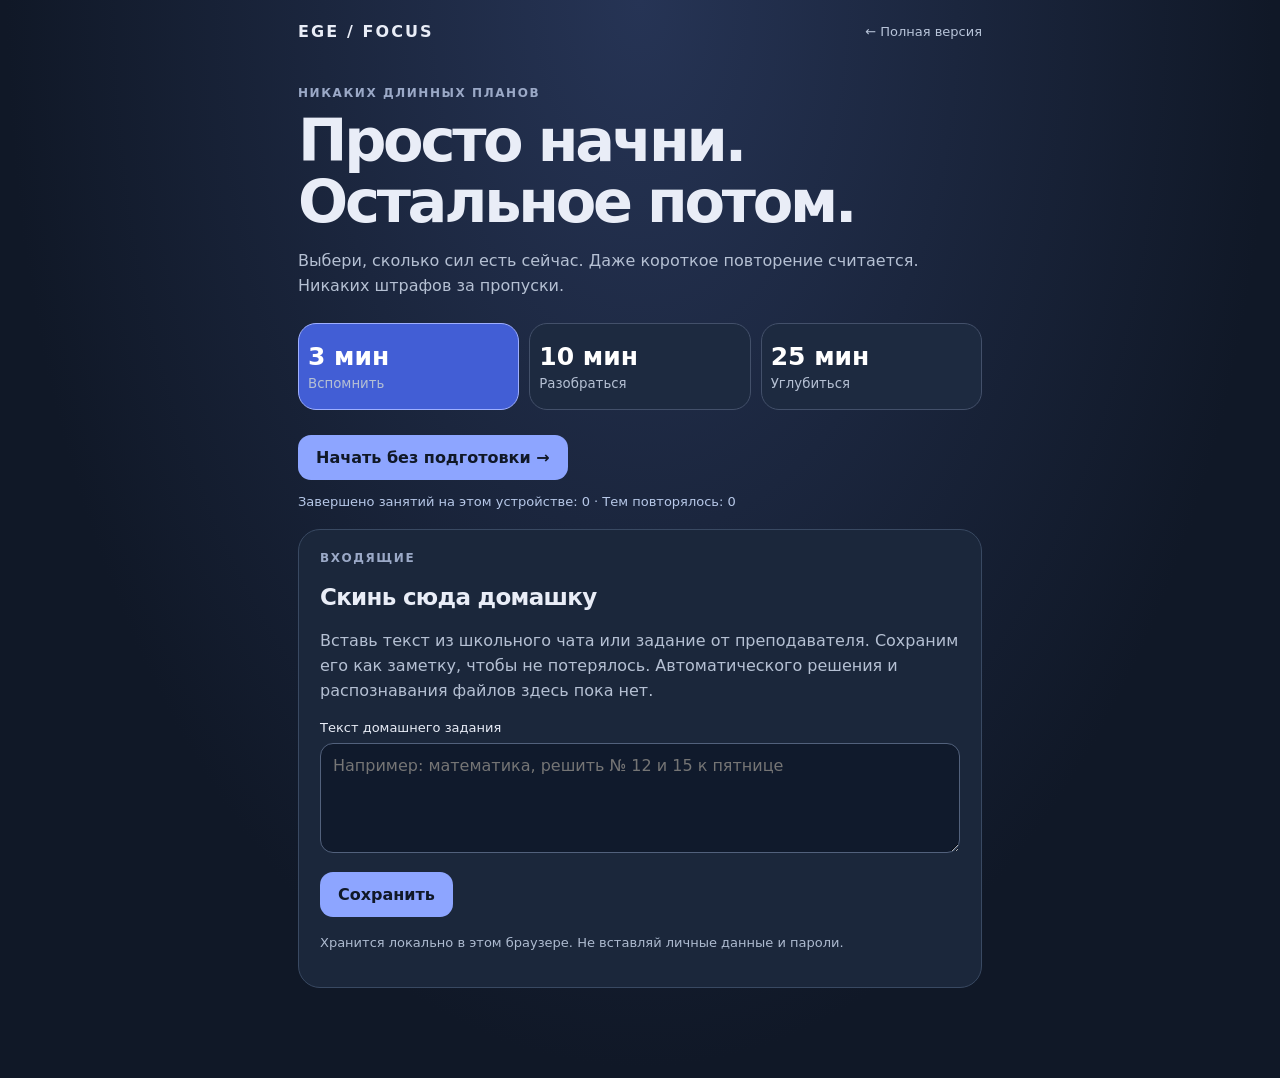
<file: focus.html>
<!doctype html>
<html lang="ru"><head><meta charset="utf-8"><meta name="viewport" content="width=device-width,initial-scale=1,viewport-fit=cover"><meta name="theme-color" content="#101827"><title>Фокус — EGE LAB</title>
<style>
:root{font-family:system-ui,-apple-system,"Segoe UI",sans-serif;color:#e9edf7;background:#101827;color-scheme:dark}*{box-sizing:border-box}body{margin:0;background:radial-gradient(ellipse at top,#263455,#101827 70%);min-height:100vh}main{max-width:720px;margin:auto;padding:22px 18px 90px}a{color:#b4c6ff}header{display:flex;align-items:center;justify-content:space-between;margin-bottom:45px}header strong{letter-spacing:.13em}header a{text-decoration:none;font-size:13px;color:#b8c4d9}.eyebrow{color:#9ba9c7;font-size:12px;letter-spacing:.13em;font-weight:750;text-transform:uppercase}h1{font-size:clamp(35px,8vw,59px);line-height:1.04;letter-spacing:-.055em;margin:10px 0 15px}h2{font-size:23px;letter-spacing:-.03em}p{color:#b5c0d3;line-height:1.55}button,input,textarea{font:inherit}button{cursor:pointer}button:focus-visible,input:focus-visible,textarea:focus-visible{outline:3px solid #adc4ff;outline-offset:3px}.modes{display:grid;grid-template-columns:repeat(3,minmax(0,1fr));gap:10px;margin:25px 0}.mode{border:1px solid #43506a;background:#1d2a40;color:#fff;border-radius:18px;padding:18px 9px;text-align:left}.mode strong{font-size:25px;display:block}.mode small{display:block;color:#b5c0d3;margin-top:5px}.mode[aria-pressed=true]{background:#425ed5;border-color:#9eafff}.panel{background:#1b273b;border:1px solid #394962;border-radius:22px;padding:21px;margin-top:20px}.pill{display:inline-block;color:#c8d5ff;background:#2b3c65;border-radius:99px;padding:7px 11px;font-size:12px}.question{font-size:21px;color:#fff;font-weight:650;line-height:1.4}.answer{width:100%;min-height:90px;border:1px solid #52617c;border-radius:13px;padding:12px;background:#101a2c;color:#fff;resize:vertical}.primary{background:#8da5ff;color:#101827;border:0;border-radius:13px;padding:13px 18px;font-weight:800}.secondary{background:#2c3b54;color:#eaf0ff;border:1px solid #4d5c75;border-radius:13px;padding:12px 16px}.actions{display:flex;flex-wrap:wrap;gap:10px;margin-top:15px}.feedback{padding:13px;border-left:3px solid #91aaff;background:#263753;border-radius:8px;margin-top:15px}.muted{font-size:13px;color:#aebbd0}.hidden{display:none!important}label{display:block;font-size:13px;margin:13px 0 8px}textarea#homework{width:100%;min-height:110px}ul{padding-left:19px;overflow-wrap:anywhere}li{margin:10px 0}li button{margin-left:8px}.stats{font-size:13px;color:#b7c8e8;margin-top:14px}@media(max-width:400px){.modes{gap:6px}.mode{padding:13px 8px}.mode strong{font-size:20px}.panel{padding:16px}}
</style></head><body><main>
<header><strong>EGE / FOCUS</strong><a href="./index.html">← Полная версия</a></header>
<section><div class="eyebrow">Никаких длинных планов</div><h1>Просто начни.<br>Остальное потом.</h1><p>Выбери, сколько сил есть сейчас. Даже короткое повторение считается. Никаких штрафов за пропуски.</p>
<div class="modes" role="group" aria-label="Продолжительность занятия"><button class="mode" data-min="3" aria-pressed="true"><strong>3 мин</strong><small>Вспомнить</small></button><button class="mode" data-min="10" aria-pressed="false"><strong>10 мин</strong><small>Разобраться</small></button><button class="mode" data-min="25" aria-pressed="false"><strong>25 мин</strong><small>Углубиться</small></button></div>
<button id="begin" class="primary">Начать без подготовки →</button><div class="stats" id="stats"></div></section>
<section id="session" class="panel hidden" aria-live="polite"><div class="pill" id="step"></div><p class="eyebrow" id="subject"></p><div class="question" id="question"></div><label for="answer">Попробуй вспомнить и записать ответ</label><textarea class="answer" id="answer" placeholder="Можно написать коротко. Ответ останется только на этом устройстве."></textarea><div class="actions"><button id="reveal" class="secondary">Показать разбор</button><button id="next" class="primary hidden">Дальше →</button></div><div id="feedback" class="feedback hidden"></div><div id="selfrate" class="actions hidden"><button id="hard" class="secondary">Было сложно</button><button id="easy" class="secondary">Вспомнил сам</button></div></section>
<section class="panel"><div class="eyebrow">Входящие</div><h2>Скинь сюда домашку</h2><p>Вставь текст из школьного чата или задание от преподавателя. Сохраним его как заметку, чтобы не потерялось. Автоматического решения и распознавания файлов здесь пока нет.</p><label for="homework">Текст домашнего задания</label><textarea id="homework" class="answer" maxlength="5000" placeholder="Например: математика, решить № 12 и 15 к пятнице"></textarea><div class="actions"><button id="save" class="primary">Сохранить</button></div><ul id="homework-list"></ul><p class="muted">Хранится локально в этом браузере. Не вставляй личные данные и пароли.</p></section>
</main><script>
(()=>{"use strict";
const $=id=>document.getElementById(id);
const tasks=[
{id:"ru1",s:"Русский язык · пунктуация",q:"Объясни, где и почему нужны запятые: «Когда начался дождь мы вернулись домой и друзья остались в парке».",a:"Когда начался дождь, мы вернулись домой, и друзья остались в парке. Первая запятая закрывает придаточное времени; вторая разделяет две грамматические основы главных частей.",hint:"Найди грамматические основы и границы частей."},
{id:"math1",s:"Профильная математика · производная",q:"Для f(x)=x³−6x²+9x найди критические точки и объясни, где функция возрастает.",a:"f'(x)=3x²−12x+9=3(x−1)(x−3). Критические точки x=1 и x=3. Производная положительна при x<1 и x>3, значит функция возрастает на (−∞;1) и (3;+∞).",hint:"Найди производную и исследуй её знак."},
{id:"inf1",s:"Информатика · системы счисления",q:"Сколько единиц в двоичной записи числа 2027? Объясни способ без калькулятора.",a:"2027=1024+512+256+128+64+32+8+2+1, поэтому в двоичной записи 9 единиц. Можно последовательно вычитать степени двойки.",hint:"Разложи число в сумму степеней двойки."},
{id:"ru2",s:"Русский язык · грамматика",q:"Исправь ошибку: «Подъезжая к станции, у меня слетела шляпа». Объясни правило.",a:"Например: «Когда я подъезжал к станции, у меня слетела шляпа». Действие деепричастия и основного сказуемого должно относиться к одному действующему лицу.",hint:"Кто подъезжал и кто выполняет основное действие?"},
{id:"math2",s:"Профильная математика · логарифмы",q:"Реши log₂(x−1)+log₂(x−3)=3. Не забудь область допустимых значений.",a:"ОДЗ: x>3. log₂((x−1)(x−3))=3, значит (x−1)(x−3)=8, x²−4x−5=0. Корни 5 и −1; по ОДЗ подходит только x=5.",hint:"Сначала ОДЗ, затем объедини логарифмы."},
{id:"inf2",s:"Информатика · логика",q:"При каких значениях A и B импликация A→B ложна? Объясни смысл.",a:"Только при A=1 и B=0. Обещание «если A, то B» нарушено, когда условие выполнено, а следствие нет.",hint:"Представь обещание с условием."},
{id:"math3",s:"Профильная математика · вероятность",q:"Монету бросают три раза. Найди вероятность ровно двух орлов и объясни подсчёт.",a:"Всего 2³=8 равновозможных исходов. Ровно два орла: ООР, ОРО, РОО — 3 исхода. Ответ: 3/8.",hint:"Перечисли исходы с двумя орлами."},
{id:"inf3",s:"Информатика · Python",q:"Что напечатает код: s=0; for i in range(1,6): s+=i*i; print(s)? Объясни.",a:"55: 1²+2²+3²+4²+5²=1+4+9+16+25=55. range(1,6) не включает 6.",hint:"Вспомни правую границу range."},
{id:"ru3",s:"Русский язык · орфография",q:"Объясни Н/НН в сочетаниях «жареная картошка», «жаренная на масле картошка», «задача решена».",a:"Жареная картошка — отглагольное прилагательное без зависимых слов, одна Н; жаренная на масле — полное причастие с зависимыми словами, НН; задача решена — краткое страдательное причастие, одна Н.",hint:"Определи часть речи и зависимые слова."}
];
const key="egelab-focus-v1";let data;try{data=JSON.parse(localStorage.getItem(key))||{reviews:{},sessions:0,homework:[]}}catch{data={reviews:{},sessions:0,homework:[]}};data.reviews||={};data.homework=Array.isArray(data.homework)?data.homework:[];data.sessions||=0;
const persist=()=>{try{localStorage.setItem(key,JSON.stringify(data))}catch{alert("Не удалось сохранить данные в браузере")}};
let minutes=3,queue=[],idx=0,finished=false;
document.querySelectorAll(".mode").forEach(b=>b.onclick=()=>{minutes=Number(b.dataset.min);document.querySelectorAll(".mode").forEach(x=>x.setAttribute("aria-pressed",String(x===b)))});
const today=()=>new Date().toLocaleDateString("sv-SE");
function pick(){const count=minutes===3?3:minutes===10?5:9;const day=today();return [...tasks].sort((a,b)=>{const score=t=>{const r=data.reviews[t.id];return (r?.due&&r.due<=day?-100:0)+(r?.hard?-20:0)+((t.id.charCodeAt(0)*31+t.id.charCodeAt(t.id.length-1)+day.charCodeAt(day.length-1))%11)};return score(a)-score(b)}).slice(0,count)}
function show(){if(idx>=queue.length){finished=true;$("step").textContent="Готово";$("subject").textContent="Занятие завершено";$("question").textContent="Ты закончил повторение. Даже 3 минуты — полезный шаг.";$("answer").classList.add("hidden");$("reveal").classList.add("hidden");$("next").classList.add("hidden");$("feedback").classList.add("hidden");$("selfrate").classList.add("hidden");data.sessions++;persist();stats();return}
const t=queue[idx];$("step").textContent=(idx+1)+" из "+queue.length;$("subject").textContent=t.s;$("question").textContent=t.q;$("answer").value="";$("answer").classList.remove("hidden");$("reveal").classList.remove("hidden");$("next").classList.add("hidden");$("feedback").classList.add("hidden");$("selfrate").classList.add("hidden")}
$("begin").onclick=()=>{queue=pick();idx=0;finished=false;$("session").classList.remove("hidden");show();$("session").scrollIntoView({behavior:"smooth",block:"start"})};
$("reveal").onclick=()=>{const t=queue[idx];$("feedback").textContent="Разбор: "+t.a;$("feedback").classList.remove("hidden");$("reveal").classList.add("hidden");$("selfrate").classList.remove("hidden")};
function rate(hard){if(finished)return;const t=queue[idx];const d=new Date();d.setDate(d.getDate()+(hard?1:3));data.reviews[t.id]={hard,due:d.toLocaleDateString("sv-SE")};persist();$("selfrate").classList.add("hidden");$("next").classList.remove("hidden");stats()}
$("hard").onclick=()=>rate(true);$("easy").onclick=()=>rate(false);$("next").onclick=()=>{idx++;show()};
function stats(){$("stats").textContent="Завершено занятий на этом устройстве: "+data.sessions+" · Тем повторялось: "+Object.keys(data.reviews).length}
function renderHomework(){const list=$("homework-list");list.replaceChildren();data.homework.forEach((h,i)=>{const li=document.createElement("li");const span=document.createElement("span");span.textContent=h;const btn=document.createElement("button");btn.className="secondary";btn.textContent="Готово / удалить";btn.setAttribute("aria-label","Удалить задание "+(i+1));btn.onclick=()=>{data.homework.splice(i,1);persist();renderHomework()};li.append(span,btn);list.append(li)})}
$("save").onclick=()=>{const val=$("homework").value.trim();if(!val)return;data.homework.unshift(val);data.homework=data.homework.slice(0,50);$("homework").value="";persist();renderHomework()};renderHomework();stats();
})();
</script></body></html>
</file>
